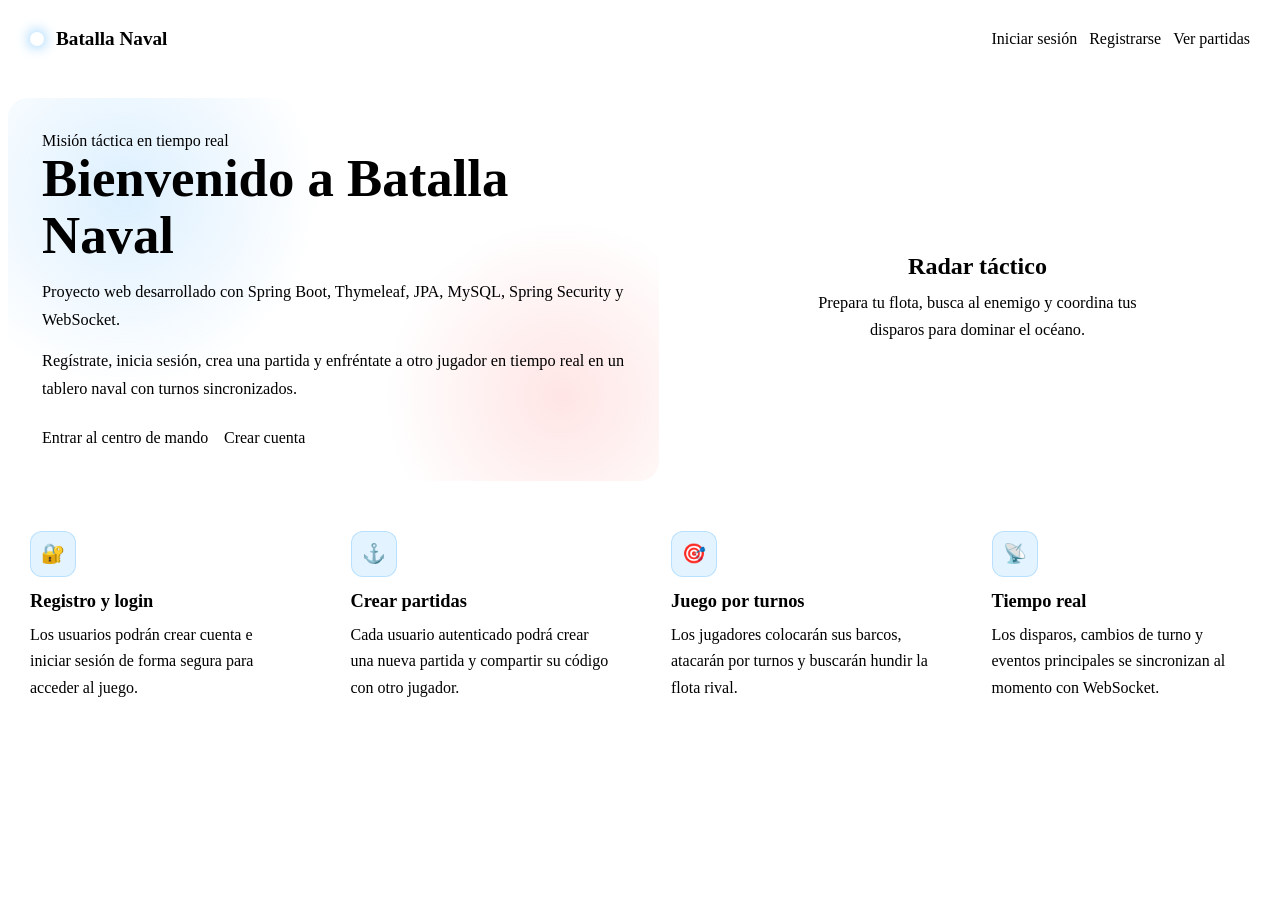
<file: src/main/resources/templates/home/index.html>
<!DOCTYPE html>
<html lang="es" xmlns:th="http://www.thymeleaf.org">
<head>
  <meta charset="UTF-8">
  <meta name="viewport" content="width=device-width, initial-scale=1.0">
  <title>Batalla Naval</title>
  <link rel="stylesheet" th:href="@{/css/game-battleship.css}">
  <style>
    .home-topbar {
      display: flex;
      justify-content: space-between;
      align-items: center;
      gap: 20px;
      margin-bottom: 28px;
      padding: 20px 22px;
      border: 1px solid var(--panel-border);
      border-radius: 20px;
      background: var(--panel);
      box-shadow: var(--shadow);
      backdrop-filter: blur(6px);
    }

    .brand-mark {
      display: flex;
      align-items: center;
      gap: 12px;
      font-weight: 700;
      font-size: 1.2rem;
    }

    .brand-mark .dot {
      width: 14px;
      height: 14px;
      border-radius: 50%;
      background: var(--primary);
      box-shadow: 0 0 14px rgba(61, 169, 252, 0.8);
    }

    .home-actions {
      display: flex;
      gap: 12px;
      flex-wrap: wrap;
    }

    .hero-home {
      display: grid;
      grid-template-columns: minmax(320px, 1.05fr) minmax(280px, 0.95fr);
      gap: 24px;
      margin-bottom: 28px;
    }

    .hero-card,
    .feature-card {
      background: var(--panel);
      border: 1px solid var(--panel-border);
      border-radius: 20px;
      box-shadow: var(--shadow);
      backdrop-filter: blur(6px);
    }

    .hero-card {
      padding: 34px;
      position: relative;
      overflow: hidden;
    }

    .hero-card::before {
      content: "";
      position: absolute;
      inset: 0;
      background:
              radial-gradient(circle at 18% 25%, rgba(61, 169, 252, 0.18), transparent 32%),
              radial-gradient(circle at 85% 78%, rgba(255, 92, 92, 0.16), transparent 28%);
      pointer-events: none;
    }

    .hero-inner {
      position: relative;
      z-index: 1;
    }

    .hero-home h1 {
      margin: 0 0 14px;
      font-size: clamp(2.1rem, 4.5vw, 3.3rem);
      line-height: 1.08;
    }

    .hero-home p {
      margin: 0 0 14px;
      color: var(--muted);
      line-height: 1.7;
      font-size: 1.02rem;
      max-width: 650px;
    }

    .hero-buttons {
      display: flex;
      gap: 12px;
      flex-wrap: wrap;
      margin-top: 26px;
    }

    .hero-buttons .btn {
      width: auto;
      min-width: 170px;
    }

    .hero-side {
      padding: 28px 24px;
      display: flex;
      flex-direction: column;
      justify-content: center;
      align-items: center;
      text-align: center;
    }

    .hero-side h2 {
      margin: 18px 0 10px;
      font-size: 1.5rem;
    }

    .hero-side p {
      margin: 0;
      color: var(--muted);
      line-height: 1.6;
      max-width: 320px;
    }

    .features-grid {
      display: grid;
      grid-template-columns: repeat(auto-fit, minmax(240px, 1fr));
      gap: 18px;
    }

    .feature-card {
      padding: 22px;
      transition: transform .15s ease, border-color .2s ease, box-shadow .2s ease;
    }

    .feature-card:hover {
      transform: translateY(-2px);
      border-color: rgba(103, 187, 255, 0.45);
      box-shadow: 0 14px 30px rgba(0, 0, 0, .28);
    }

    .feature-card h3 {
      margin: 0 0 10px;
      font-size: 1.15rem;
    }

    .feature-card p {
      margin: 0;
      color: var(--muted);
      line-height: 1.65;
    }

    .feature-icon {
      display: inline-flex;
      align-items: center;
      justify-content: center;
      width: 44px;
      height: 44px;
      border-radius: 12px;
      margin-bottom: 14px;
      background: rgba(61, 169, 252, 0.14);
      border: 1px solid rgba(61, 169, 252, 0.25);
      font-size: 1.2rem;
    }

    @media (max-width: 900px) {
      .home-topbar {
        flex-direction: column;
        align-items: stretch;
      }

      .home-actions {
        justify-content: flex-start;
      }

      .hero-home {
        grid-template-columns: 1fr;
      }

      .hero-card,
      .hero-side {
        padding: 26px 22px;
      }

      .hero-side {
        text-align: center;
      }
    }

    @media (max-width: 576px) {
      .home-topbar,
      .hero-card,
      .hero-side,
      .feature-card {
        border-radius: 16px;
      }

      .home-topbar {
        padding: 18px;
      }

      .home-actions {
        flex-direction: column;
      }

      .home-actions .btn,
      .hero-buttons .btn {
        width: 100%;
        min-width: 0;
      }

      .hero-card,
      .hero-side {
        padding: 22px 16px;
      }

      .features-grid {
        grid-template-columns: 1fr;
      }
    }
  </style>
</head>
<body>

<div class="page-shell">

  <div class="home-topbar">
    <div class="brand-mark">
      <span class="dot"></span>
      <span>Batalla Naval</span>
    </div>

    <div class="home-actions">
      <a th:href="@{/login}" class="btn btn-primary">Iniciar sesión</a>
      <a th:href="@{/register}" class="btn btn-secondary">Registrarse</a>
      <a th:href="@{/games}" class="btn btn-secondary">Ver partidas</a>
    </div>
  </div>

  <section class="hero-home">
    <div class="hero-card">
      <div class="hero-inner">
        <span class="kicker">Misión táctica en tiempo real</span>
        <h1>Bienvenido a Batalla Naval</h1>
        <p>
          Proyecto web desarrollado con Spring Boot, Thymeleaf, JPA, MySQL,
          Spring Security y WebSocket.
        </p>
        <p>
          Regístrate, inicia sesión, crea una partida y enfréntate a otro jugador
          en tiempo real en un tablero naval con turnos sincronizados.
        </p>

        <div class="hero-buttons">
          <a th:href="@{/login}" class="btn btn-primary">Entrar al centro de mando</a>
          <a th:href="@{/register}" class="btn btn-secondary">Crear cuenta</a>
        </div>
      </div>
    </div>

    <aside class="hero-side feature-card">
      <div class="radar-box">
        <div class="radar-sweep"></div>
        <div class="radar-dot dot-1"></div>
        <div class="radar-dot dot-2"></div>
        <div class="radar-dot dot-3"></div>
      </div>

      <h2>Radar táctico</h2>
      <p>
        Prepara tu flota, busca al enemigo y coordina tus disparos para dominar
        el océano.
      </p>
    </aside>
  </section>

  <section class="features-grid">
    <article class="feature-card">
      <div class="feature-icon">🔐</div>
      <h3>Registro y login</h3>
      <p>Los usuarios podrán crear cuenta e iniciar sesión de forma segura para acceder al juego.</p>
    </article>

    <article class="feature-card">
      <div class="feature-icon">⚓</div>
      <h3>Crear partidas</h3>
      <p>Cada usuario autenticado podrá crear una nueva partida y compartir su código con otro jugador.</p>
    </article>

    <article class="feature-card">
      <div class="feature-icon">🎯</div>
      <h3>Juego por turnos</h3>
      <p>Los jugadores colocarán sus barcos, atacarán por turnos y buscarán hundir la flota rival.</p>
    </article>

    <article class="feature-card">
      <div class="feature-icon">📡</div>
      <h3>Tiempo real</h3>
      <p>Los disparos, cambios de turno y eventos principales se sincronizan al momento con WebSocket.</p>
    </article>
  </section>

</div>

</body>
</html>
</file>
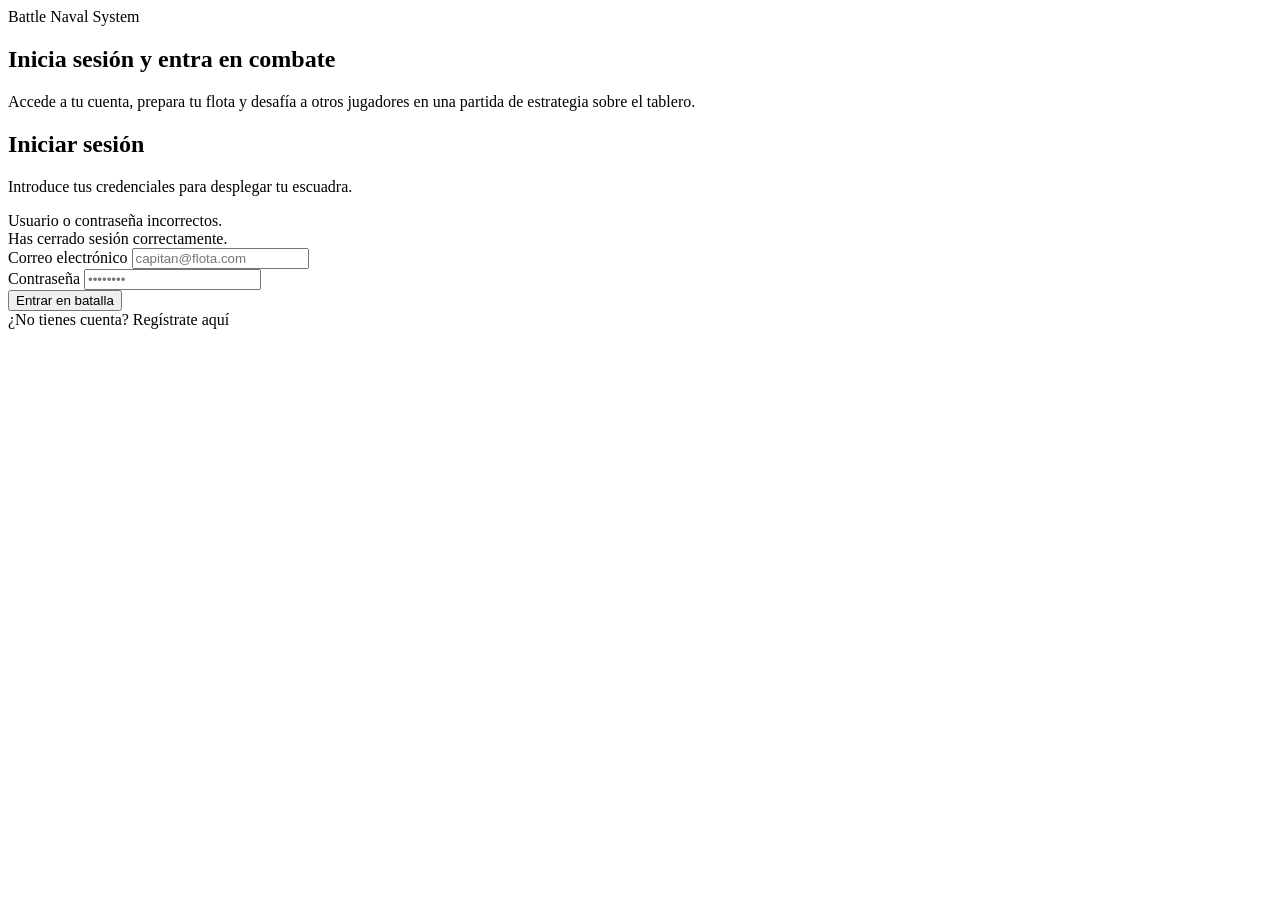
<file: src/main/resources/templates/auth/login.html>
<!DOCTYPE html>
<html lang="es" xmlns:th="http://www.thymeleaf.org">
<head>
    <meta charset="UTF-8">
    <title>Iniciar sesión | Battle Naval</title>
    <link rel="stylesheet" th:href="@{/css/auth-battleship.css}">
</head>
<body>

<div class="auth-shell">
    <section class="hero-panel">
        <div class="brand">
            <span class="brand-kicker">Battle Naval System</span>
            <h1>Inicia sesión y entra en combate</h1>
            <p>
                Accede a tu cuenta, prepara tu flota y desafía a otros jugadores
                en una partida de estrategia sobre el tablero.
            </p>

            <div class="radar-box">
                <div class="radar-sweep"></div>
                <div class="radar-dot dot-1"></div>
                <div class="radar-dot dot-2"></div>
                <div class="radar-dot dot-3"></div>
            </div>
        </div>
    </section>

    <section class="form-panel">
        <h2>Iniciar sesión</h2>
        <p class="form-subtitle">Introduce tus credenciales para desplegar tu escuadra.</p>

        <div th:if="${param.error}" class="alert alert-error">
            Usuario o contraseña incorrectos.
        </div>

        <div th:if="${param.logout}" class="alert alert-success">
            Has cerrado sesión correctamente.
        </div>

        <form th:action="@{/login}" method="post">
            <div class="form-group">
                <label for="email">Correo electrónico</label>
                <input id="email" name="email" type="email" placeholder="capitan@flota.com" required>
            </div>

            <div class="form-group">
                <label for="password">Contraseña</label>
                <input id="password" name="password" type="password" placeholder="••••••••" required>
            </div>

            <button type="submit" class="btn btn-primary">Entrar en batalla</button>
        </form>

        <div class="auth-links">
            ¿No tienes cuenta?
            <a th:href="@{/register}">Regístrate aquí</a>
        </div>
    </section>
</div>

</body>
</html>
</file>
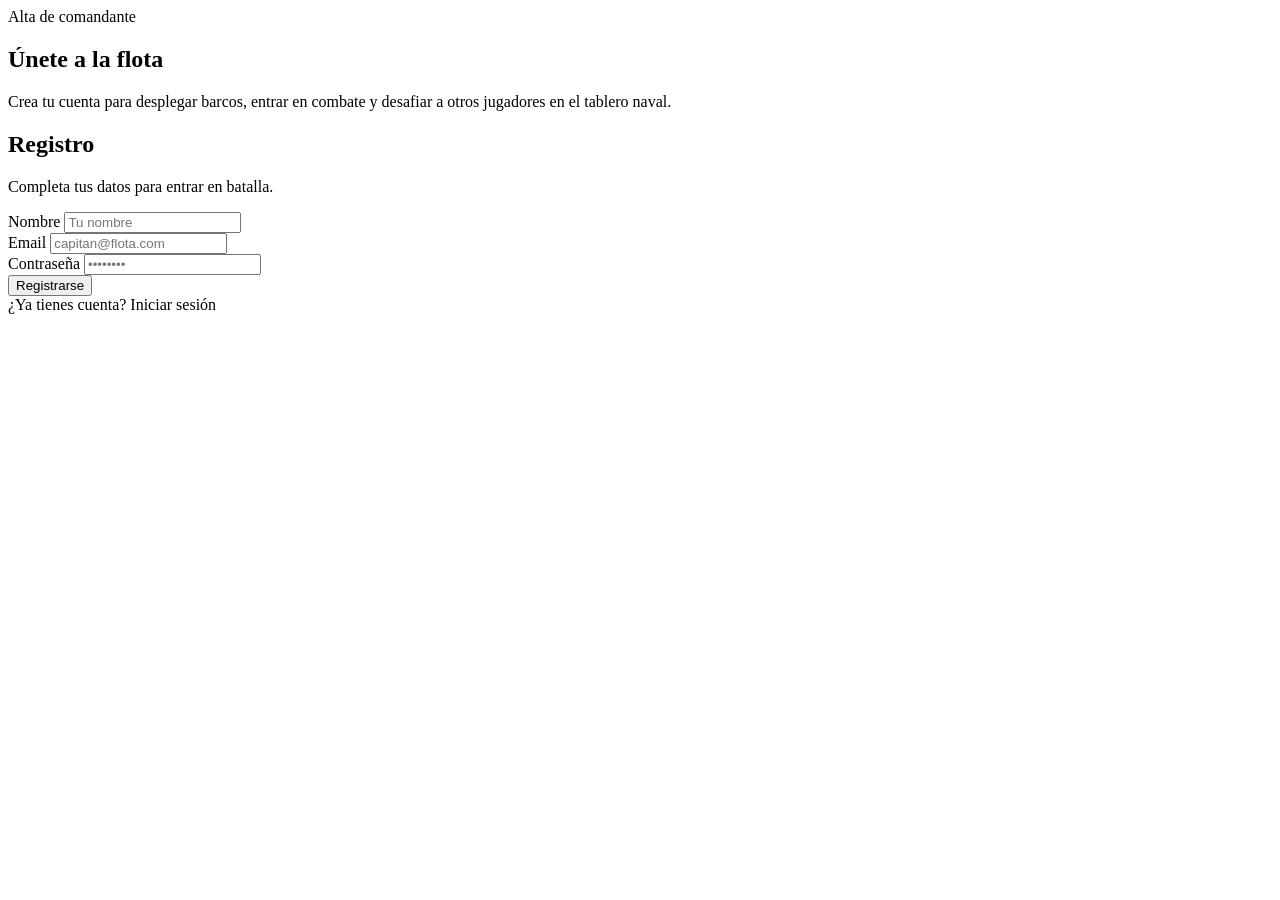
<file: src/main/resources/templates/auth/register.html>
<!DOCTYPE html>
<html lang="es" xmlns:th="http://www.thymeleaf.org">
<head>
    <meta charset="UTF-8">
    <title>Registro | Battle Naval</title>
    <link rel="stylesheet" th:href="@{/css/auth-battleship.css}">
</head>
<body>

<div class="auth-shell">
    <section class="hero-panel">
        <div class="brand">
            <span class="brand-kicker">Alta de comandante</span>
            <h1>Únete a la flota</h1>
            <p>
                Crea tu cuenta para desplegar barcos, entrar en combate y desafiar
                a otros jugadores en el tablero naval.
            </p>

            <div class="radar-box">
                <div class="radar-sweep"></div>
                <div class="radar-dot dot-1"></div>
                <div class="radar-dot dot-2"></div>
                <div class="radar-dot dot-3"></div>
            </div>
        </div>
    </section>

    <section class="form-panel">
        <h2>Registro</h2>
        <p class="form-subtitle">Completa tus datos para entrar en batalla.</p>

        <form th:action="@{/register}" th:object="${registerUserDto}" method="post">
            <div class="form-group">
                <label for="name">Nombre</label>
                <input id="name" type="text" th:field="*{name}" placeholder="Tu nombre">
                <div class="field-error"
                     th:if="${#fields.hasErrors('name')}"
                     th:errors="*{name}"></div>
            </div>

            <div class="form-group">
                <label for="email">Email</label>
                <input id="email" type="email" th:field="*{email}" placeholder="capitan@flota.com">
                <div class="field-error"
                     th:if="${#fields.hasErrors('email')}"
                     th:errors="*{email}"></div>
            </div>

            <div class="form-group">
                <label for="password">Contraseña</label>
                <input id="password" type="password" th:field="*{password}" placeholder="••••••••">
                <div class="field-error"
                     th:if="${#fields.hasErrors('password')}"
                     th:errors="*{password}"></div>
            </div>

            <button type="submit" class="btn btn-danger">Registrarse</button>
        </form>

        <div class="auth-links">
            ¿Ya tienes cuenta?
            <a th:href="@{/login}">Iniciar sesión</a>
        </div>
    </section>
</div>

</body>
</html>
</file>
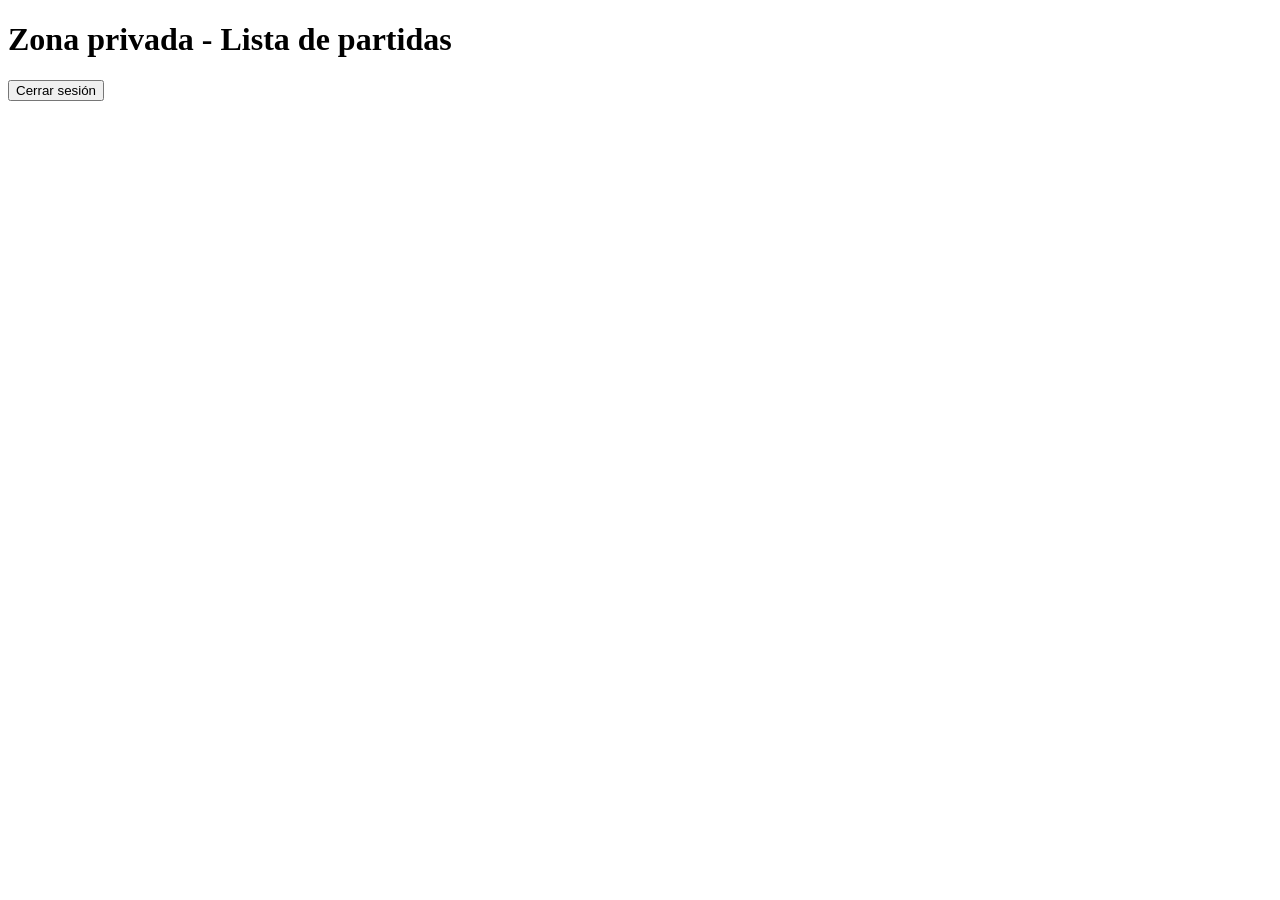
<file: src/main/resources/templates/game/list.html>
<!DOCTYPE html>
<html lang="es" xmlns:th="http://www.thymeleaf.org">
<head>
    <meta charset="UTF-8">
    <title>Partidas</title>
</head>
<body>
<h1>Zona privada - Lista de partidas</h1>

<form th:action="@{/logout}" method="post">
    <button type="submit">Cerrar sesión</button>
</form>
</body>
</html>
</file>
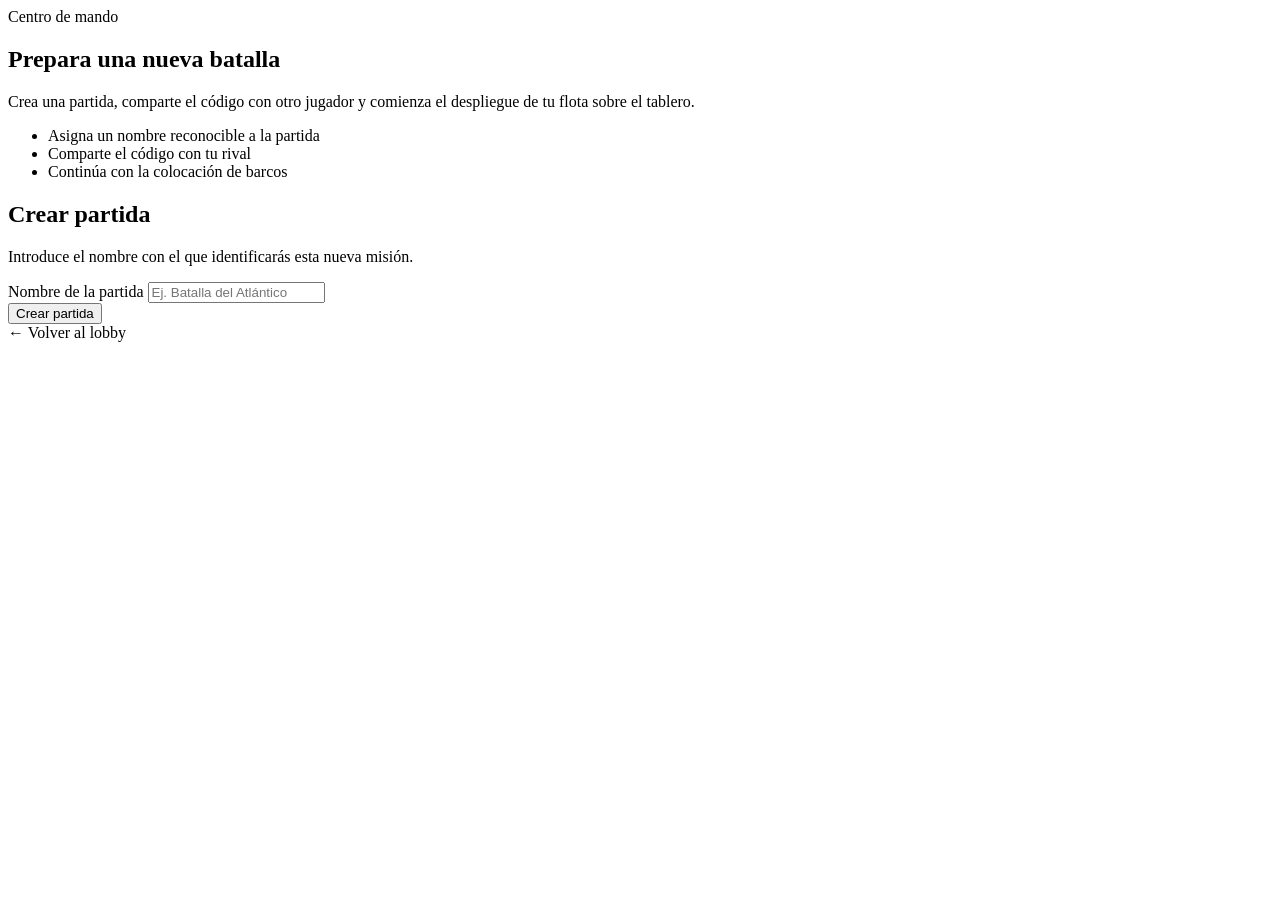
<file: src/main/resources/templates/games/create.html>
<!DOCTYPE html>
<html lang="es" xmlns:th="http://www.thymeleaf.org">
<head>
  <meta charset="UTF-8">
  <meta name="viewport" content="width=device-width, initial-scale=1.0">
  <title>Crear partida | Battle Naval</title>
  <link rel="stylesheet" th:href="@{/css/game-battleship.css}">
</head>
<body>

<div class="page-shell">
  <div class="page-layout">

    <section class="hero-panel">
      <div class="hero-content">
        <span class="kicker">Centro de mando</span>
        <h1 class="hero-title">Prepara una nueva batalla</h1>
        <p class="hero-text">
          Crea una partida, comparte el código con otro jugador y comienza el despliegue
          de tu flota sobre el tablero.
        </p>

        <ul class="hero-points">
          <li>Asigna un nombre reconocible a la partida</li>
          <li>Comparte el código con tu rival</li>
          <li>Continúa con la colocación de barcos</li>
        </ul>

        <div class="radar-box">
          <div class="radar-sweep"></div>
          <div class="radar-dot dot-1"></div>
          <div class="radar-dot dot-2"></div>
          <div class="radar-dot dot-3"></div>
        </div>
      </div>
    </section>

    <section class="content-panel">
      <h1 class="panel-title">Crear partida</h1>
      <p class="panel-subtitle">Introduce el nombre con el que identificarás esta nueva misión.</p>

      <form th:action="@{/games/create}" th:object="${createGameDto}" method="post">
        <div class="field">
          <label for="name">Nombre de la partida</label>
          <input type="text" id="name" th:field="*{name}" placeholder="Ej. Batalla del Atlántico">
          <div class="error" th:if="${#fields.hasErrors('name')}" th:errors="*{name}"></div>
        </div>

        <button type="submit" class="btn btn-primary">Crear partida</button>
      </form>

      <div class="bottom-links">
        <a th:href="@{/games}">← Volver al lobby</a>
      </div>
    </section>

  </div>
</div>

</body>
</html>
</file>
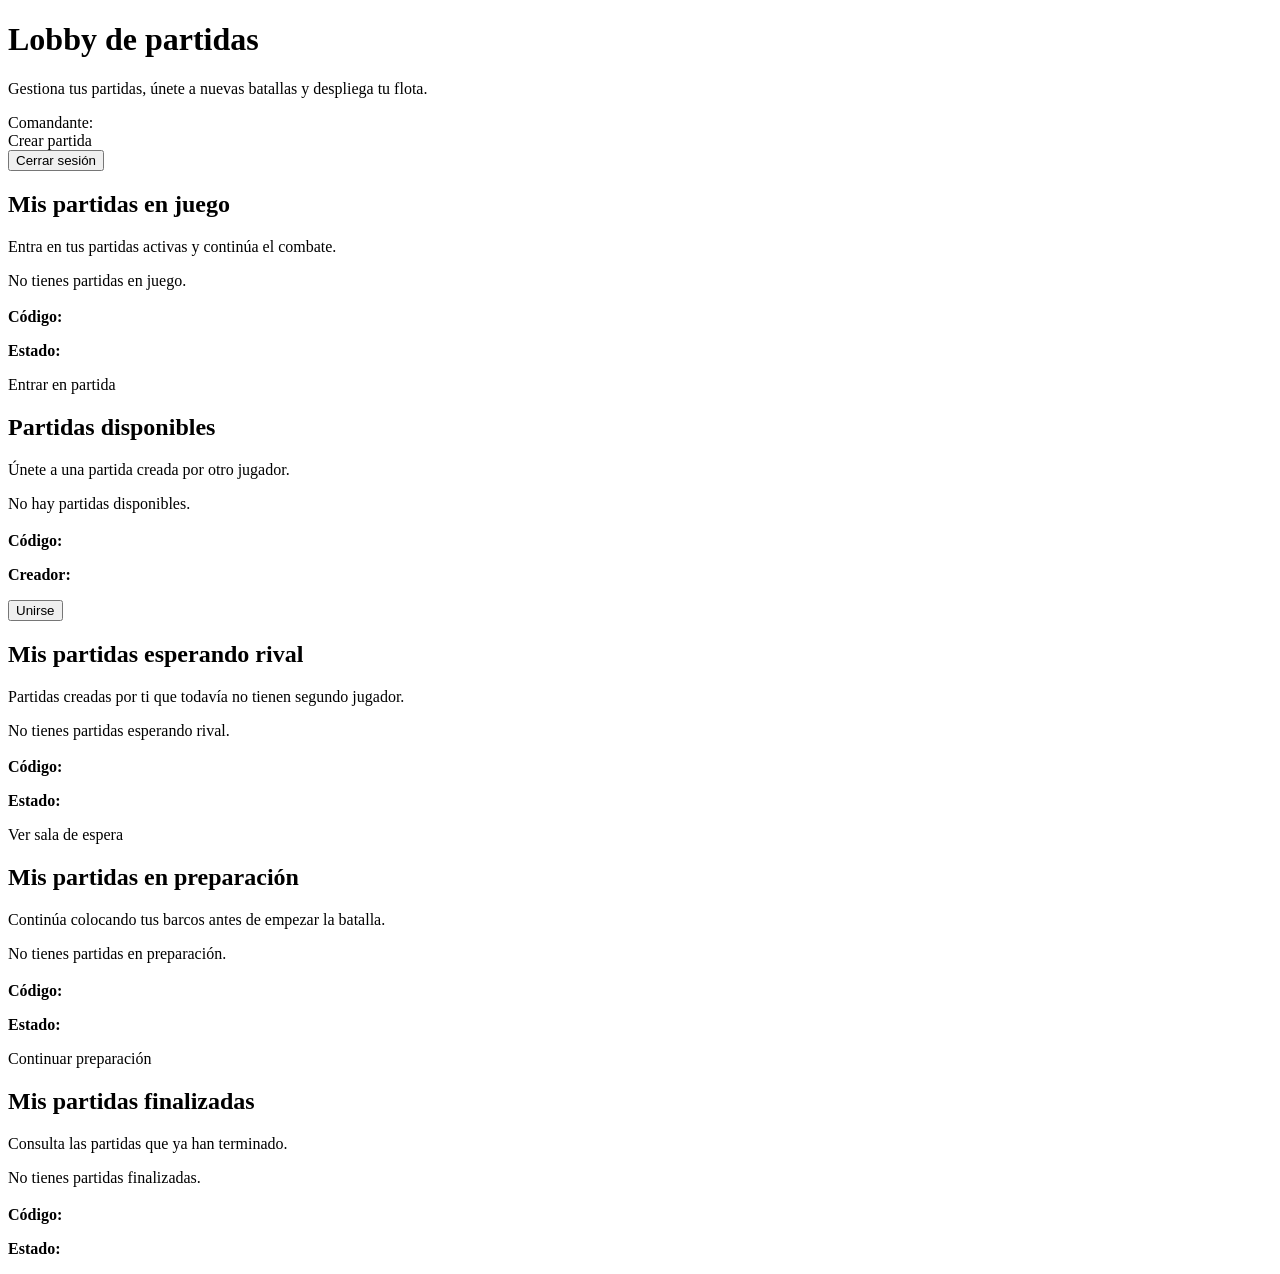
<file: src/main/resources/templates/games/list.html>
<!DOCTYPE html>
<html lang="es" xmlns:th="http://www.thymeleaf.org">
<head>
    <meta charset="UTF-8">
    <meta name="viewport" content="width=device-width, initial-scale=1.0">
    <title>Lobby de partidas | Battle Naval</title>
    <link rel="stylesheet" th:href="@{/css/game-battleship.css}">
</head>
<body>

<div class="page">

    <div class="topbar">
        <div class="topbar-left">
            <h1>Lobby de partidas</h1>
            <p>Gestiona tus partidas, únete a nuevas batallas y despliega tu flota.</p>
        </div>

        <div class="topbar-right">
            <div class="user-chip">
                <span>Comandante:</span>
                <span th:text="${loggedUser != null ? loggedUser.name : #authentication.name}"></span>
            </div>

            <a th:href="@{/games/create}" class="btn btn-primary">Crear partida</a>

            <form th:action="@{/logout}" method="post" class="logout-form">
                <button type="submit" class="btn btn-secondary">Cerrar sesión</button>
            </form>
        </div>
    </div>

    <div th:if="${error}" class="alert-error" th:text="${error}"></div>


    <section class="section">
        <div class="section-header">
            <div>
                <h2>Mis partidas en juego</h2>
                <p>Entra en tus partidas activas y continúa el combate.</p>
            </div>
        </div>

        <p th:if="${#lists.isEmpty(inProgressGames)}" class="empty-state">
            No tienes partidas en juego.
        </p>

        <div th:unless="${#lists.isEmpty(inProgressGames)}" class="cards-grid">
            <div th:each="game : ${inProgressGames}" class="card">
                <h3 th:text="${game.name}"></h3>
                <p class="meta"><strong>Código:</strong> <span th:text="${game.code}"></span></p>
                <p class="meta"><strong>Estado:</strong> <span th:text="${game.status}"></span></p>

                <div class="card-actions">
                    <a th:href="@{/games/{id}/play(id=${game.id})}" class="btn btn-primary">Entrar en partida</a>
                </div>
            </div>
        </div>
    </section>
    <section class="section">
        <div class="section-header">
            <div>
                <h2>Partidas disponibles</h2>
                <p>Únete a una partida creada por otro jugador.</p>
            </div>
        </div>

        <p th:if="${#lists.isEmpty(availableGames)}" class="empty-state">
            No hay partidas disponibles.
        </p>

        <div th:unless="${#lists.isEmpty(availableGames)}" class="cards-grid">
            <div th:each="game : ${availableGames}" class="card">
                <h3 th:text="${game.name}"></h3>
                <p class="meta"><strong>Código:</strong> <span th:text="${game.code}"></span></p>
                <p class="meta"><strong>Creador:</strong> <span th:text="${game.player1.name}"></span></p>

                <div class="card-actions">
                    <form th:action="@{/games/{id}/join(id=${game.id})}" method="post" style="margin:0;">
                        <button type="submit" class="btn btn-success">Unirse</button>
                    </form>
                </div>
            </div>
        </div>
    </section>
    <section class="section">
        <div class="section-header">
            <div>
                <h2>Mis partidas esperando rival</h2>
                <p>Partidas creadas por ti que todavía no tienen segundo jugador.</p>
            </div>
        </div>

        <p th:if="${#lists.isEmpty(waitingGames)}" class="empty-state">
            No tienes partidas esperando rival.
        </p>

        <div th:unless="${#lists.isEmpty(waitingGames)}" class="cards-grid">
            <div th:each="game : ${waitingGames}" class="card">
                <h3 th:text="${game.name}"></h3>
                <p class="meta"><strong>Código:</strong> <span th:text="${game.code}"></span></p>
                <p class="meta"><strong>Estado:</strong> <span th:text="${game.status}"></span></p>

                <div class="card-actions">
                    <a th:href="@{/games/{id}/waiting(id=${game.id})}" class="btn btn-primary">Ver sala de espera</a>
                </div>
            </div>
        </div>
    </section>
    <section class="section">
        <div class="section-header">
            <div>
                <h2>Mis partidas en preparación</h2>
                <p>Continúa colocando tus barcos antes de empezar la batalla.</p>
            </div>
        </div>

        <p th:if="${#lists.isEmpty(preparingGames)}" class="empty-state">
            No tienes partidas en preparación.
        </p>

        <div th:unless="${#lists.isEmpty(preparingGames)}" class="cards-grid">
            <div th:each="game : ${preparingGames}" class="card">
                <h3 th:text="${game.name}"></h3>
                <p class="meta"><strong>Código:</strong> <span th:text="${game.code}"></span></p>
                <p class="meta"><strong>Estado:</strong> <span th:text="${game.status}"></span></p>

                <div class="card-actions">
                    <a th:href="@{/games/{id}/setup(id=${game.id})}" class="btn btn-primary">Continuar preparación</a>
                </div>
            </div>
        </div>
    </section>
    <section class="section">
        <div class="section-header">
            <div>
                <h2>Mis partidas finalizadas</h2>
                <p>Consulta las partidas que ya han terminado.</p>
            </div>
        </div>

        <p th:if="${#lists.isEmpty(finishedGames)}" class="empty-state">
            No tienes partidas finalizadas.
        </p>

        <div th:unless="${#lists.isEmpty(finishedGames)}" class="cards-grid">
            <div th:each="game : ${finishedGames}" class="card">
                <h3 th:text="${game.name}"></h3>
                <p class="meta"><strong>Código:</strong> <span th:text="${game.code}"></span></p>
                <p class="meta"><strong>Estado:</strong> <span th:text="${game.status}"></span></p>
            </div>
        </div>
    </section>

</div>

</body>
</html>
</file>
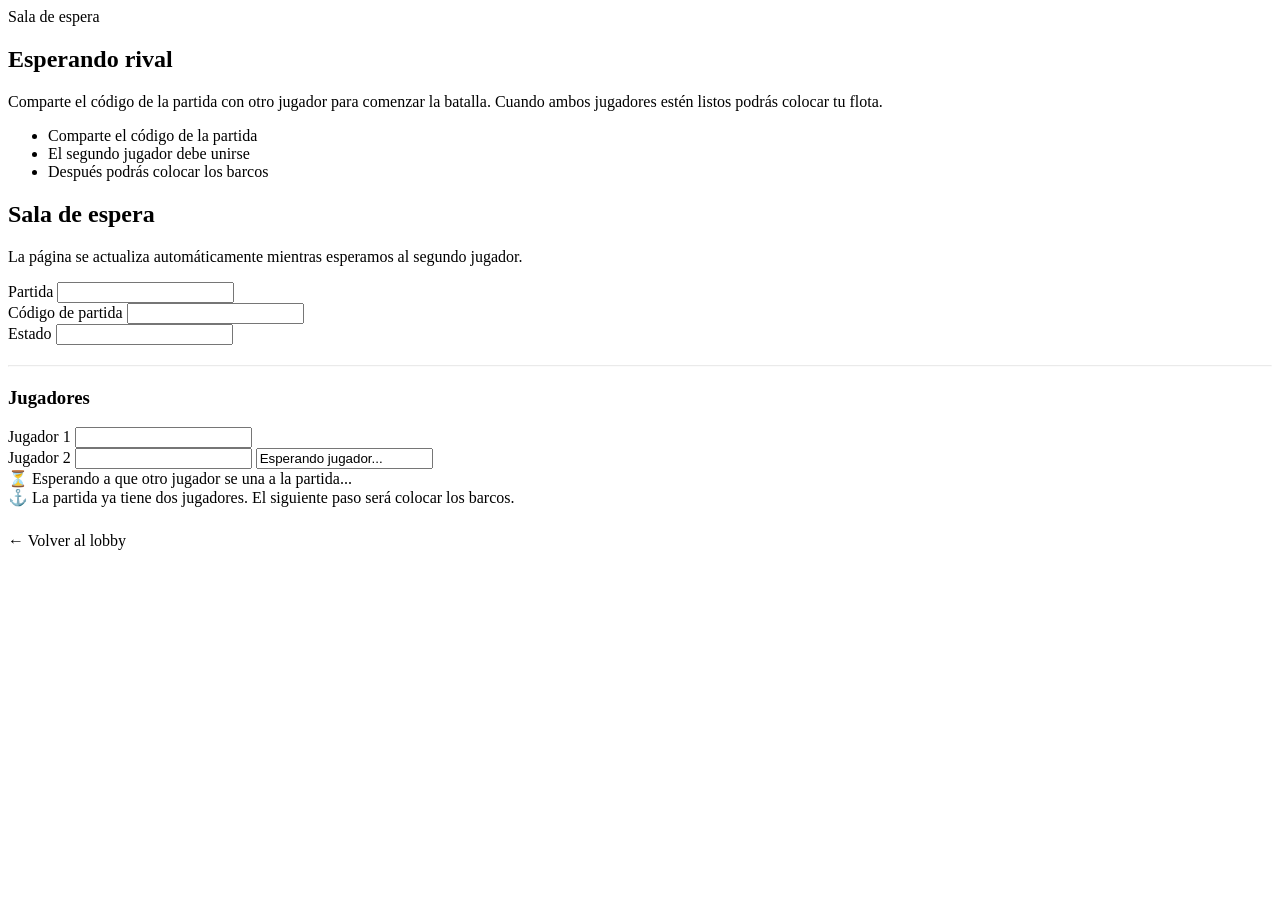
<file: src/main/resources/templates/games/waiting.html>
<!DOCTYPE html>
<html lang="es" xmlns:th="http://www.thymeleaf.org">
<head>
  <meta charset="UTF-8">
  <meta name="viewport" content="width=device-width, initial-scale=1.0">
  <title>Sala de espera | Battle Naval</title>

  <meta http-equiv="refresh" content="5">

  <link rel="stylesheet" th:href="@{/css/game-battleship.css}">
</head>
<body>

<div class="page-shell">

  <div class="page-layout">

    <!-- Panel izquierdo -->
    <section class="hero-panel">
      <div class="hero-content">

        <span class="kicker">Sala de espera</span>

        <h1 class="hero-title">Esperando rival</h1>

        <p class="hero-text">
          Comparte el código de la partida con otro jugador para comenzar la batalla.
          Cuando ambos jugadores estén listos podrás colocar tu flota.
        </p>

        <ul class="hero-points">
          <li>Comparte el código de la partida</li>
          <li>El segundo jugador debe unirse</li>
          <li>Después podrás colocar los barcos</li>
        </ul>

        <div class="radar-box">
          <div class="radar-sweep"></div>
          <div class="radar-dot dot-1"></div>
          <div class="radar-dot dot-2"></div>
          <div class="radar-dot dot-3"></div>
        </div>

      </div>
    </section>

    <!-- Panel derecho -->
    <section class="content-panel">

      <h2 class="panel-title">Sala de espera</h2>
      <p class="panel-subtitle">
        La página se actualiza automáticamente mientras esperamos al segundo jugador.
      </p>

      <div class="field">
        <label>Partida</label>
        <input type="text" th:value="${game.name}" readonly>
      </div>

      <div class="field">
        <label>Código de partida</label>
        <input type="text" th:value="${game.code}" readonly>
      </div>

      <div class="field">
        <label>Estado</label>
        <input type="text" th:value="${game.status}" readonly>
      </div>

      <hr style="margin:20px 0; opacity:.2">

      <h3>Jugadores</h3>

      <div class="field">
        <label>Jugador 1</label>
        <input type="text"
               th:value="${game.player1.name + (isPlayer1 ? ' (Tú)' : '')}"
               readonly>
      </div>

      <div class="field">
        <label>Jugador 2</label>

        <input
                th:if="${game.player2 != null}"
                type="text"
                th:value="${game.player2.name + (isPlayer2 ? ' (Tú)' : '')}"
                readonly>

        <input
                th:if="${game.player2 == null}"
                type="text"
                value="Esperando jugador..."
                readonly>
      </div>

      <div th:if="${game.player2 == null}" class="bottom-links">
        ⏳ Esperando a que otro jugador se una a la partida...
      </div>

      <div th:if="${game.player2 != null}" class="bottom-links">
        ⚓ La partida ya tiene dos jugadores. El siguiente paso será colocar los barcos.
      </div>

      <div class="bottom-links" style="margin-top:25px;">
        <a th:href="@{/games}">← Volver al lobby</a>
      </div>

    </section>

  </div>

</div>

</body>
</html>
</file>
